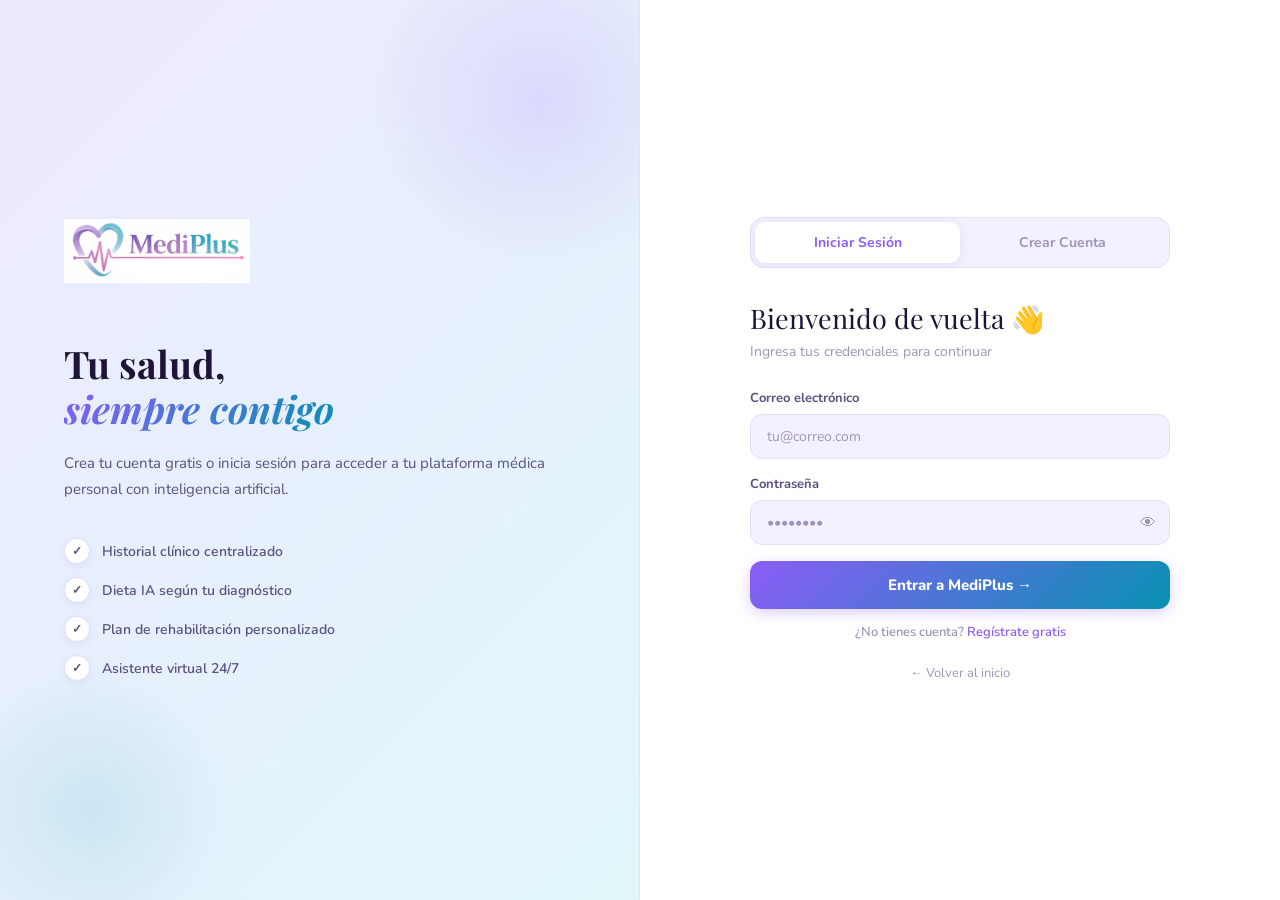
<file: src/main/resources/static/appointments.html>
<!DOCTYPE html>
<html lang="es">
<head>
  <meta charset="UTF-8">
  <meta name="viewport" content="width=device-width, initial-scale=1.0">
  <title>Citas Medicas — MediPlus</title>
  <link href="https://fonts.googleapis.com/css2?family=Fraunces:ital,wght@0,300;0,600;0,700;1,300;1,600&family=Plus+Jakarta+Sans:wght@300;400;500;600;700&display=swap" rel="stylesheet">
  <link rel="stylesheet" href="css/styles.css">
</head>
<body>
<div class="layout">
  <aside class="sidebar" id="sidebar"></aside>
  <main class="main">

    <div class="page-hero">
      <img src="https://images.unsplash.com/photo-1519494026892-80bbd2d6fd0d?w=1200&q=80" alt="Citas">
      <div class="page-hero-overlay">
        <div class="page-hero-text">
          <h2>Citas Medicas</h2>
          <p>Gestiona y da seguimiento a todas tus consultas</p>
        </div>
      </div>
    </div>

    <div class="page-header flex items-center justify-between">
      <div><h1>Citas Medicas</h1><p>Registro y seguimiento de consultas</p></div>
      <button class="btn btn-primary" onclick="openModal()">+ Nueva Cita</button>
    </div>

    <div class="stats-grid mb-6">
      <div class="stat-card sc-1"><div class="stat-number" id="statTotal">—</div><div class="stat-label">Total Citas</div></div>
      <div class="stat-card sc-2"><div class="stat-number" id="statPending">—</div><div class="stat-label">Pendientes</div></div>
      <div class="stat-card sc-3"><div class="stat-number" id="statDone">—</div><div class="stat-label">Cumplidas</div></div>
      <div class="stat-card sc-4"><div class="stat-number" id="statCancelled">—</div><div class="stat-label">Canceladas</div></div>
    </div>

    <div class="grid-3 mb-6">
      <div class="img-card">
        <img src="https://images.unsplash.com/photo-1576671081837-49000212a370?w=600&q=80" alt="Consulta">
        <div class="img-card-body">
          <div class="img-card-icon" style="background:var(--purple-soft);">&#x1FA7A;</div>
          <h3>Consultas Generales</h3>
          <p>Registra cada visita medica con fecha, motivo y estado.</p>
        </div>
      </div>
      <div class="img-card">
        <img src="https://images.unsplash.com/photo-1505751172876-fa1923c5c528?w=600&q=80" alt="Seguimiento" style="object-position:center;">
        <div class="img-card-body">
          <div class="img-card-icon" style="background:var(--teal-soft);">&#x1F4CA;</div>
          <h3>Seguimiento Continuo</h3>
          <p>Marca una cita como cumplida y se eliminara automaticamente.</p>
        </div>
      </div>
      <div class="img-card">
        <img src="https://images.unsplash.com/photo-1530497610245-94d3c16cda28?w=600&q=80" alt="Historial">
        <div class="img-card-body">
          <div class="img-card-icon" style="background:var(--purple-soft);">&#x1F4CB;</div>
          <h3>Historial de Citas</h3>
          <p>Consulta el historial completo de todas tus citas medicas anteriores.</p>
        </div>
      </div>
    </div>

    <div class="card" style="margin-top:16px;">
      <div id="tableContainer">
        <div style="text-align:center;padding:30px 20px;"><div class="spinner"></div></div>
      </div>
    </div>

  </main>
</div>

<!-- MODAL NUEVA CITA -->
<div class="modal-overlay" id="modal">
  <div class="modal">
    <div class="modal-header">
      <span class="modal-title">Nueva Cita</span>
      <button class="modal-close" onclick="closeModal()">x</button>
    </div>
    <div class="form-group"><label class="form-label">Motivo</label><input type="text" class="form-input" id="fReason" placeholder="Consulta general..."></div>
    <div class="form-group"><label class="form-label">Fecha</label><input type="date" class="form-input" id="fDate"></div>
    <div class="form-group">
      <label class="form-label">Estado</label>
      <select class="form-input" id="fStatus">
        <option>Pendiente</option>
        <option>Confirmada</option>
        <option>Completada</option>
        <option>Cancelada</option>
      </select>
    </div>
    <div class="form-group"><label class="form-label">Paciente</label><select class="form-input" id="fUserId"><option value="">Selecciona...</option></select></div>
    <div style="display:flex;gap:10px;margin-top:8px;">
      <button class="btn btn-primary w-full" onclick="saveAppointment()">Guardar</button>
      <button class="btn btn-ghost" onclick="closeModal()">Cancelar</button>
    </div>
  </div>
</div>

<!-- MODAL CITA CUMPLIDA -->
<div class="modal-overlay" id="modalCumplida">
  <div class="modal" style="max-width:400px;text-align:center;">
    <div style="font-size:48px;margin-bottom:12px;">&#x2705;</div>
    <div style="font-family:'Fraunces',serif;font-size:22px;color:var(--text);margin-bottom:8px;">Cita Cumplida</div>
    <div style="font-size:13px;color:var(--text-muted);margin-bottom:24px;">La cita sera marcada como cumplida y eliminada del registro activo.</div>
    <div style="display:flex;gap:10px;justify-content:center;">
      <button class="btn btn-primary" onclick="confirmarCumplida()">Si, eliminar</button>
      <button class="btn btn-ghost" onclick="document.getElementById('modalCumplida').classList.remove('open')">Cancelar</button>
    </div>
  </div>
</div>

<div id="toast" class="toast"></div>
<script src="js/app.js"></script>
<script>
  if (!requireAuth()) throw new Error('No auth');
  document.getElementById('sidebar').innerHTML = renderSidebar('appointments');

  const statusColors = { Pendiente:'badge-yellow', Confirmada:'badge-teal', Completada:'badge-green', Cancelada:'badge-red' };
  let pendingDeleteId = null;

  async function loadAppointments() {
    try {
      const res  = await authFetch(`${API}/appointments`);
      const apts = await res.json();

      document.getElementById('statTotal').textContent    = apts.length;
      document.getElementById('statPending').textContent  = apts.filter(a => a.status === 'Pendiente').length;
      document.getElementById('statDone').textContent     = apts.filter(a => a.status === 'Completada').length;
      document.getElementById('statCancelled').textContent = apts.filter(a => a.status === 'Cancelada').length;

      if (!apts.length) {
        document.getElementById('tableContainer').innerHTML = `
          <div class="empty-state">
            <div class="empty-icon">&#128197;</div>
            <h3>Sin citas registradas</h3>
            <p>Agrega la primera con el boton Nueva Cita</p>
          </div>`;
        return;
      }

      document.getElementById('tableContainer').innerHTML = `
        <div class="table-wrap">
          <table>
            <thead>
              <tr>
                <th>#</th>
                <th>Motivo</th>
                <th>Fecha</th>
                <th>Estado</th>
                <th>Paciente</th>
                <th>Acciones</th>
              </tr>
            </thead>
            <tbody>
              ${apts.map(a => `
                <tr>
                  <td>#${a.id}</td>
                  <td>
                    <div style="display:flex;align-items:center;gap:8px;">
                      <div style="width:30px;height:30px;border-radius:8px;background:var(--purple-soft);display:flex;align-items:center;justify-content:center;">&#x1FA7A;</div>
                      ${a.reason || '—'}
                    </div>
                  </td>
                  <td>
                    <div style="background:var(--teal-soft);color:#2a9aaa;border-radius:8px;padding:4px 10px;display:inline-block;font-size:12px;font-weight:600;">
                      ${a.appointmentDate || '—'}
                    </div>
                  </td>
                  <td><span class="badge ${statusColors[a.status] || 'badge-purple'}">${a.status || '—'}</span></td>
                  <td>
                    <div style="display:flex;align-items:center;gap:8px;">
                      <div style="width:28px;height:28px;border-radius:50%;background:var(--grad-brand);display:flex;align-items:center;justify-content:center;font-weight:700;font-size:10px;color:white;">
                        ${a.user ? a.user.name.split(' ').map(w=>w[0]).join('').substring(0,2).toUpperCase() : '?'}
                      </div>
                      ${a.user ? a.user.name : '—'}
                    </div>
                  </td>
                  <td>
                    <div style="display:flex;gap:6px;flex-wrap:wrap;">
                      ${a.status !== 'Completada' && a.status !== 'Cancelada' ? `
                        <button class="btn btn-sm"
                          style="background:linear-gradient(135deg,#10b981,#4dbccc);color:white;border:none;"
                          onclick="abrirModalCumplida(${a.id})">
                          Cita cumplida
                        </button>
                      ` : ''}
                      <button class="btn btn-danger btn-sm" onclick="deleteAppointment(${a.id})">Eliminar</button>
                    </div>
                  </td>
                </tr>
              `).join('')}
            </tbody>
          </table>
        </div>`;
    } catch {
      showToast('Error al cargar citas', 'error');
    }
  }

  function abrirModalCumplida(id) {
    pendingDeleteId = id;
    document.getElementById('modalCumplida').classList.add('open');
  }

  async function confirmarCumplida() {
    document.getElementById('modalCumplida').classList.remove('open');
    if (!pendingDeleteId) return;
    try {
      await authFetch(`${API}/appointments/${pendingDeleteId}`, { method: 'DELETE' });
      showToast('Cita marcada como cumplida y eliminada');
      pendingDeleteId = null;
      loadAppointments();
    } catch {
      showToast('Error al procesar la cita', 'error');
    }
  }

  async function loadPatients() {
    const res   = await authFetch(`${API}/users`);
    const users = await res.json();
    const sel   = document.getElementById('fUserId');
    sel.innerHTML = '<option value="">Selecciona...</option>';
    users.forEach(u => {
      const o       = document.createElement('option');
      o.value       = u.id;
      o.textContent = `${u.name} (ID: ${u.id})`;
      sel.appendChild(o);
    });
  }

  function openModal() {
    document.getElementById('fReason').value = '';
    document.getElementById('fDate').value   = '';
    document.getElementById('fStatus').value = 'Pendiente';
    loadPatients();
    document.getElementById('modal').classList.add('open');
  }

  function closeModal() {
    document.getElementById('modal').classList.remove('open');
  }

  async function saveAppointment() {
    const reason          = document.getElementById('fReason').value.trim();
    const appointmentDate = document.getElementById('fDate').value;
    const status          = document.getElementById('fStatus').value;
    const userId          = document.getElementById('fUserId').value;
    if (!reason || !appointmentDate || !userId) return showToast('Completa todos los campos', 'error');
    try {
      const res = await authFetch(`${API}/appointments`, {
        method: 'POST',
        body: JSON.stringify({ reason, appointmentDate, status, user: { id: parseInt(userId) } })
      });
      if (!res.ok) throw new Error();
      showToast('Cita guardada correctamente');
      closeModal();
      loadAppointments();
    } catch { showToast('Error al guardar', 'error'); }
  }

  async function deleteAppointment(id) {
    if (!confirm('Eliminar esta cita?')) return;
    try {
      await authFetch(`${API}/appointments/${id}`, { method: 'DELETE' });
      showToast('Cita eliminada');
      loadAppointments();
    } catch { showToast('Error al eliminar', 'error'); }
  }

  async function confirmarCumplida() {
  document.getElementById('modalCumplida').classList.remove('open');
  if (!pendingDeleteId) return;
  try {
    const res = await authFetch(`${API}/appointments/${pendingDeleteId}/complete`, {
      method: 'POST'
    });
    if (!res.ok) throw new Error();
    showToast('Cita marcada como completada');
    pendingDeleteId = null;
    loadAppointments();
  } catch {
    showToast('Error al procesar la cita', 'error');
  }
}
  loadAppointments();
</script>
</body>
</html>
</file>
<file: src/main/resources/static/css/styles.css>
@import url('https://fonts.googleapis.com/css2?family=Fraunces:ital,wght@0,300;0,600;0,700;1,300;1,600&family=Plus+Jakarta+Sans:wght@300;400;500;600;700&display=swap');

:root {
  --purple:       #9b6dbd;
  --purple-light: #c4a3d8;
  --purple-soft:  #f3edf9;
  --teal:         #4dbccc;
  --teal-light:   #9ddde6;
  --teal-soft:    #e8f8fa;
  --pink:         #e86faa;
  --pink-light:   #f4a8ce;
  --pink-soft:    #fde8f3;
  --bg:           #faf8fc;
  --surface:      #ffffff;
  --border:       #ece6f3;
  --text:         #2a1a3e;
  --text-soft:    #6b5680;
  --text-muted:   #a896bb;
  --grad-brand:   linear-gradient(135deg, #9b6dbd 0%, #4dbccc 100%);
  --grad-pink:    linear-gradient(135deg, #e86faa 0%, #9b6dbd 100%);
  --grad-full:    linear-gradient(135deg, #9b6dbd 0%, #4dbccc 50%, #e86faa 100%);
  --grad-dark:    linear-gradient(135deg, #2a1a3e 0%, #3d2060 50%, #1a3a4a 100%);
  --shadow-sm:    0 2px 12px rgba(155,109,189,0.08);
  --shadow-md:    0 4px 20px rgba(155,109,189,0.12);
  --shadow-lg:    0 8px 32px rgba(155,109,189,0.16);
  --radius:       16px;
  --radius-sm:    12px;
}

* { margin: 0; padding: 0; box-sizing: border-box; }
html { scroll-behavior: smooth; }
body { font-family: 'Plus Jakarta Sans', sans-serif; background: var(--bg); color: var(--text); min-height: 100vh; line-height: 1.6; }
::-webkit-scrollbar { width: 5px; }
::-webkit-scrollbar-track { background: var(--bg); }
::-webkit-scrollbar-thumb { background: var(--purple-light); border-radius: 10px; }

/* LAYOUT */
.layout { display: grid; grid-template-columns: 220px 1fr; min-height: 100vh; }

/* SIDEBAR */
.sidebar {
  background: var(--surface);
  border-right: 1px solid var(--border);
  padding: 0;
  display: flex;
  flex-direction: column;
  position: sticky; top: 0;
  height: 100vh;
  overflow-y: auto;
  box-shadow: var(--shadow-sm);
}
.sidebar-logo {
  padding: 18px 16px 14px;
  border-bottom: 1px solid var(--border);
  margin-bottom: 8px;
}
.sidebar-logo img { height: 40px; object-fit: contain; }
.nav-section-label {
  font-size: 9px; font-weight: 700; color: var(--text-muted);
  text-transform: uppercase; letter-spacing: 0.12em;
  padding: 10px 16px 4px;
}
.nav-link {
  display: flex; align-items: center; gap: 10px;
  padding: 8px 16px;
  text-decoration: none; color: var(--text-soft);
  font-size: 13px; font-weight: 500;
  border-left: 2px solid transparent;
  transition: all 0.18s ease;
}
.nav-link:hover { background: var(--purple-soft); color: var(--purple); }
.nav-link.active {
  background: var(--purple-soft); color: var(--purple);
  border-left-color: var(--purple); font-weight: 700;
}
.nav-link .icon {
  width: 28px; height: 28px; border-radius: 8px;
  display: flex; align-items: center; justify-content: center;
  font-size: 14px; flex-shrink: 0;
}
.nav-link .icon.ic-purple { background: var(--purple-soft); }
.nav-link .icon.ic-teal   { background: var(--teal-soft); }
.nav-link .icon.ic-pink   { background: var(--pink-soft); }
.sidebar-footer {
  margin-top: auto;
  padding: 12px 16px;
  border-top: 1px solid var(--border);
  display: flex; align-items: center; gap: 10px;
}
.sidebar-footer .avatar {
  width: 34px; height: 34px; border-radius: 50%;
  background: var(--grad-brand);
  display: flex; align-items: center; justify-content: center;
  font-size: 12px; font-weight: 700; color: white; flex-shrink: 0;
}
.sidebar-footer .user-info { overflow: hidden; flex: 1; }
.sidebar-footer .user-name { font-size: 12px; font-weight: 700; color: var(--text); white-space: nowrap; overflow: hidden; text-overflow: ellipsis; }
.sidebar-footer .user-role { font-size: 10px; color: var(--text-muted); }
.sidebar-footer .logout-btn {
  background: none; border: none; cursor: pointer;
  color: var(--text-muted); font-size: 14px; padding: 4px;
  transition: color 0.2s;
}
.sidebar-footer .logout-btn:hover { color: var(--pink); }

/* MAIN */
.main { padding: 32px 40px; background: var(--bg); }
.page-header { margin-bottom: 28px; }
.page-header h1 {
  font-family: 'Fraunces', serif;
  font-size: 28px; font-weight: 700;
  color: var(--text); margin-bottom: 4px;
}
.page-header p { color: var(--text-muted); font-size: 13px; }

/* CARDS */
.card {
  background: var(--surface);
  border: 1px solid var(--border);
  border-radius: var(--radius);
  padding: 20px 22px;
  box-shadow: var(--shadow-sm);
  transition: box-shadow 0.2s, border-color 0.2s;
}
.card:hover { box-shadow: var(--shadow-md); border-color: var(--purple-light); }
.card-title {
  font-size: 10px; font-weight: 700; color: var(--text-muted);
  text-transform: uppercase; letter-spacing: 0.1em; margin-bottom: 14px;
}

/* IMG CARDS */
.img-card {
  background: var(--surface);
  border: 1px solid var(--border);
  border-radius: var(--radius);
  overflow: hidden;
  transition: all 0.25s;
  box-shadow: var(--shadow-sm);
}
.img-card:hover { transform: translateY(-4px); box-shadow: var(--shadow-lg); border-color: var(--purple-light); }
.img-card img { width: 100%; height: 160px; object-fit: cover; display: block; }
.img-card-body { padding: 16px 18px; }
.img-card-icon {
  width: 36px; height: 36px; border-radius: 10px;
  display: flex; align-items: center; justify-content: center;
  font-size: 16px; margin-bottom: 10px;
}
.img-card-body h3 {
  font-family: 'Fraunces', serif; font-size: 16px;
  color: var(--text); margin-bottom: 6px;
}
.img-card-body p { font-size: 12px; color: var(--text-soft); line-height: 1.6; }

/* STAT CARDS */
.stats-grid { display: grid; grid-template-columns: repeat(auto-fit, minmax(150px,1fr)); gap: 14px; margin-bottom: 24px; }
.stat-card {
  background: var(--surface);
  border: 1px solid var(--border);
  border-radius: var(--radius-sm);
  padding: 16px; position: relative; overflow: hidden;
  transition: all 0.2s;
}
.stat-card::before {
  content: ''; position: absolute;
  top: 0; left: 0; right: 0; height: 3px;
  border-radius: var(--radius-sm) var(--radius-sm) 0 0;
}
.stat-card.sc-1::before { background: var(--grad-brand); }
.stat-card.sc-2::before { background: var(--grad-pink); }
.stat-card.sc-3::before { background: linear-gradient(90deg,#4dbccc,#9b6dbd); }
.stat-card.sc-4::before { background: linear-gradient(90deg,#e86faa,#4dbccc); }
.stat-card:hover { transform: translateY(-3px); box-shadow: var(--shadow-md); }
.stat-icon { font-size: 20px; margin-bottom: 8px; opacity: 0.7; }
.stat-number { font-family: 'Fraunces', serif; font-size: 32px; font-weight: 700; color: var(--text); line-height: 1; margin-bottom: 4px; }
.stat-label { font-size: 11px; color: var(--text-muted); font-weight: 600; }

/* HERO AI BLOCK */
.hero-ai {
  background: var(--grad-dark);
  border-radius: var(--radius);
  padding: 24px 28px;
  position: relative; overflow: hidden;
}
.hero-ai::after {
  content: ''; position: absolute;
  top: -50px; right: -50px; width: 200px; height: 200px;
  background: radial-gradient(circle, rgba(77,188,204,0.25) 0%, transparent 70%);
  pointer-events: none;
}
.hero-ai::before {
  content: ''; position: absolute;
  bottom: -40px; left: -30px; width: 160px; height: 160px;
  background: radial-gradient(circle, rgba(232,111,170,0.2) 0%, transparent 70%);
  pointer-events: none;
}
.hero-ai-title {
  font-family: 'Fraunces', serif; font-size: 20px;
  font-style: italic; color: var(--teal-light);
  margin-bottom: 6px; position: relative; z-index: 1;
}
.hero-ai-sub {
  font-size: 13px; color: rgba(255,255,255,0.45);
  margin-bottom: 16px; position: relative; z-index: 1;
}
.hero-ai-btns { display: flex; gap: 10px; position: relative; z-index: 1; flex-wrap: wrap; }

/* BUTTONS */
.btn {
  display: inline-flex; align-items: center; gap: 7px;
  padding: 10px 20px; border-radius: var(--radius-sm);
  font-size: 13px; font-weight: 700;
  font-family: 'Plus Jakarta Sans', sans-serif;
  cursor: pointer; transition: all 0.2s; border: none; text-decoration: none;
}
.btn-primary {
  background: var(--grad-brand); color: white;
  box-shadow: 0 4px 14px rgba(155,109,189,0.3);
}
.btn-primary:hover { transform: translateY(-1px); box-shadow: 0 6px 20px rgba(155,109,189,0.4); }
.btn-teal {
  background: linear-gradient(135deg,#4dbccc,#9b6dbd); color: white;
  box-shadow: 0 4px 14px rgba(77,188,204,0.3);
}
.btn-teal:hover { transform: translateY(-1px); }
.btn-pink {
  background: var(--grad-pink); color: white;
  box-shadow: 0 4px 14px rgba(232,111,170,0.3);
}
.btn-ghost {
  background: transparent; color: var(--text-soft);
  border: 1px solid var(--border);
}
.btn-ghost:hover { background: var(--purple-soft); color: var(--purple); border-color: var(--purple-light); }
.btn-white {
  background: white; color: var(--text);
  font-weight: 700;
}
.btn-white:hover { transform: translateY(-1px); box-shadow: var(--shadow-md); }
.btn-outline-white {
  background: rgba(255,255,255,0.1); color: rgba(255,255,255,0.85);
  border: 1px solid rgba(255,255,255,0.2);
}
.btn-outline-white:hover { background: rgba(255,255,255,0.18); }
.btn-danger {
  background: rgba(239,68,68,0.08); color: #ef4444;
  border: 1px solid rgba(239,68,68,0.2);
}
.btn-danger:hover { background: rgba(239,68,68,0.15); }
.btn-sm { padding: 6px 14px; font-size: 12px; }

/* FORMS */
.form-group { margin-bottom: 16px; }
.form-label { display: block; font-size: 12px; font-weight: 700; color: var(--text-soft); margin-bottom: 6px; }
.form-input {
  width: 100%; background: var(--bg);
  border: 1.5px solid var(--border);
  border-radius: var(--radius-sm);
  padding: 10px 14px; color: var(--text);
  font-family: 'Plus Jakarta Sans', sans-serif;
  font-size: 13px; transition: all 0.2s; outline: none;
}
.form-input:focus { border-color: var(--purple); box-shadow: 0 0 0 3px rgba(155,109,189,0.12); background: white; }
.form-input::placeholder { color: var(--text-muted); }
select.form-input {
  cursor: pointer; appearance: none;
  background-image: url("data:image/svg+xml,%3Csvg xmlns='http://www.w3.org/2000/svg' width='12' height='8' viewBox='0 0 12 8'%3E%3Cpath d='M1 1l5 5 5-5' stroke='%23a896bb' stroke-width='1.5' fill='none' stroke-linecap='round'/%3E%3C/svg%3E");
  background-repeat: no-repeat; background-position: right 14px center; padding-right: 38px;
}

/* TABLE */
.table-wrap { overflow-x: auto; border-radius: var(--radius-sm); border: 1px solid var(--border); }
table { width: 100%; border-collapse: collapse; font-size: 13px; }
thead { background: var(--purple-soft); }
thead th { padding: 11px 16px; text-align: left; font-size: 10px; font-weight: 700; color: var(--purple); text-transform: uppercase; letter-spacing: 0.08em; border-bottom: 1px solid var(--border); }
tbody tr { border-bottom: 1px solid var(--border); transition: background 0.15s; }
tbody tr:last-child { border-bottom: none; }
tbody tr:hover { background: var(--purple-soft); }
tbody td { padding: 11px 16px; color: var(--text-soft); vertical-align: middle; }
tbody td:first-child { color: var(--text); font-weight: 600; }

/* BADGES */
.badge { display: inline-flex; align-items: center; padding: 3px 10px; border-radius: 20px; font-size: 11px; font-weight: 700; }
.badge-purple { background: var(--purple-soft); color: var(--purple); }
.badge-teal   { background: var(--teal-soft);   color: #2a9aaa; }
.badge-pink   { background: var(--pink-soft);   color: #c04e88; }
.badge-green  { background: #e8faf4; color: #0d9f6e; }
.badge-yellow { background: #fffbeb; color: #b45309; }
.badge-red    { background: #fff0f3; color: #e11d48; }
.badge-blue   { background: #eff6ff; color: #2563eb; }

/* CHIPS */
.chips-wrap { display: flex; flex-wrap: wrap; gap: 7px; }
.chip {
  font-size: 11px; font-weight: 600; padding: 5px 12px;
  border-radius: 20px; cursor: pointer; border: 1px solid;
  transition: all 0.15s;
}
.chip:hover { transform: translateY(-1px); box-shadow: var(--shadow-sm); }
.chip-purple { background: var(--purple-soft); color: var(--purple); border-color: var(--purple-light); }
.chip-teal   { background: var(--teal-soft);   color: #2a9aaa; border-color: var(--teal-light); }
.chip-pink   { background: var(--pink-soft);   color: #c04e88; border-color: var(--pink-light); }

/* MODAL */
.modal-overlay { display: none; position: fixed; inset: 0; background: rgba(42,26,62,0.45); backdrop-filter: blur(6px); z-index: 1000; align-items: center; justify-content: center; }
.modal-overlay.open { display: flex; }
.modal { background: var(--surface); border: 1px solid var(--border); border-radius: var(--radius); padding: 28px; width: 100%; max-width: 480px; box-shadow: var(--shadow-lg); animation: modalIn 0.25s ease; }
@keyframes modalIn { from { opacity:0; transform:translateY(16px) scale(0.97); } to { opacity:1; transform:translateY(0) scale(1); } }
.modal-header { display: flex; justify-content: space-between; align-items: center; margin-bottom: 22px; }
.modal-title { font-family: 'Fraunces', serif; font-size: 20px; color: var(--text); }
.modal-close { background: var(--bg); border: none; color: var(--text-muted); font-size: 18px; cursor: pointer; width: 30px; height: 30px; border-radius: 50%; display: flex; align-items: center; justify-content: center; transition: all 0.2s; }
.modal-close:hover { background: var(--border); color: var(--text); }

/* TOAST */
.toast { position: fixed; bottom: 24px; right: 24px; background: white; border: 1px solid var(--border); border-radius: var(--radius-sm); padding: 12px 18px; font-size: 13px; font-weight: 600; color: var(--text); box-shadow: var(--shadow-lg); z-index: 9999; display: flex; align-items: center; gap: 8px; transform: translateY(80px); opacity: 0; transition: all 0.3s cubic-bezier(0.34,1.56,0.64,1); }
.toast.show { transform: translateY(0); opacity: 1; }
.toast.success { border-left: 3px solid #10b981; }
.toast.error   { border-left: 3px solid #ef4444; }

/* CHAT */
.chat-container { display: flex; flex-direction: column; height: calc(100vh - 220px); background: var(--surface); border: 1px solid var(--border); border-radius: var(--radius); overflow: hidden; box-shadow: var(--shadow-sm); }
.chat-messages { flex: 1; overflow-y: auto; padding: 20px; display: flex; flex-direction: column; gap: 12px; background: var(--bg); }
.chat-bubble { max-width: 75%; padding: 12px 16px; border-radius: 16px; font-size: 13px; line-height: 1.6; animation: bubbleIn 0.2s ease; }
@keyframes bubbleIn { from { opacity:0; transform:translateY(8px); } to { opacity:1; transform:translateY(0); } }
.chat-bubble.ai { background: white; border: 1px solid var(--border); border-bottom-left-radius: 4px; align-self: flex-start; color: var(--text-soft); }
.chat-bubble.user { background: var(--grad-brand); border-bottom-right-radius: 4px; align-self: flex-end; color: white; }
.chat-input-area { padding: 16px 20px; border-top: 1px solid var(--border); display: flex; gap: 10px; align-items: center; background: white; }
.chat-input { flex: 1; background: var(--bg); border: 1.5px solid var(--border); border-radius: 10px; padding: 10px 16px; color: var(--text); font-family: 'Plus Jakarta Sans', sans-serif; font-size: 13px; outline: none; resize: none; transition: border-color 0.2s; }
.chat-input:focus { border-color: var(--purple); }

/* AI RESULT */
.ai-result { background: linear-gradient(135deg, var(--purple-soft), var(--teal-soft)); border: 1px solid var(--border); border-radius: var(--radius); padding: 20px; margin-top: 16px; }
.ai-result-header { display: flex; align-items: center; gap: 8px; margin-bottom: 12px; font-weight: 700; color: var(--purple); font-size: 14px; }
.ai-result-body { font-size: 13px; color: var(--text-soft); line-height: 1.8; white-space: pre-wrap; }

/* PROGRESS BAR */
.prog-bar { height: 5px; background: var(--border); border-radius: 5px; overflow: hidden; margin-top: 6px; }
.prog-fill { height: 100%; border-radius: 5px; }

/* IMAGES HERO */
.page-hero {
  position: relative; border-radius: var(--radius); overflow: hidden;
  height: 160px; margin-bottom: 24px;
}
.page-hero img { width: 100%; height: 100%; object-fit: cover; display: block; }
.page-hero-overlay {
  position: absolute; inset: 0;
  background: linear-gradient(90deg, rgba(42,26,62,0.75) 0%, rgba(42,26,62,0.2) 100%);
  display: flex; align-items: center; padding: 24px 28px;
}
.page-hero-text h2 { font-family: 'Fraunces', serif; font-size: 22px; color: white; font-style: italic; }
.page-hero-text p { font-size: 12px; color: rgba(255,255,255,0.65); margin-top: 4px; }

/* UTILITY */
.grid-2 { display: grid; grid-template-columns: 1fr 1fr; gap: 16px; }
.grid-3 { display: grid; grid-template-columns: 1fr 1fr 1fr; gap: 16px; }
.flex { display: flex; }
.items-center { align-items: center; }
.justify-between { justify-content: space-between; }
.gap-2 { gap: 8px; }
.gap-3 { gap: 12px; }
.mb-4 { margin-bottom: 16px; }
.mb-6 { margin-bottom: 24px; }
.mt-auto { margin-top: auto; }
.w-full { width: 100%; }

/* EMPTY STATE */
.empty-state { text-align: center; padding: 50px 20px; color: var(--text-muted); }
.empty-state .empty-icon { font-size: 44px; margin-bottom: 14px; }
.empty-state h3 { font-size: 16px; color: var(--text-soft); margin-bottom: 6px; font-weight: 700; }

/* SPINNER */
.spinner { width: 20px; height: 20px; border: 2px solid var(--border); border-top-color: var(--purple); border-radius: 50%; animation: spin 0.7s linear infinite; display: inline-block; }
@keyframes spin { to { transform: rotate(360deg); } }

@media (max-width: 768px) {
  .layout { grid-template-columns: 1fr; }
  .sidebar { display: none; }
  .main { padding: 20px 16px; }
  .grid-2, .grid-3 { grid-template-columns: 1fr; }
  .stats-grid { grid-template-columns: 1fr 1fr; }
}

.main > .card:last-of-type {
  margin-left: 0;
  margin-right: 0;
  width: 100%;
}
</file>
